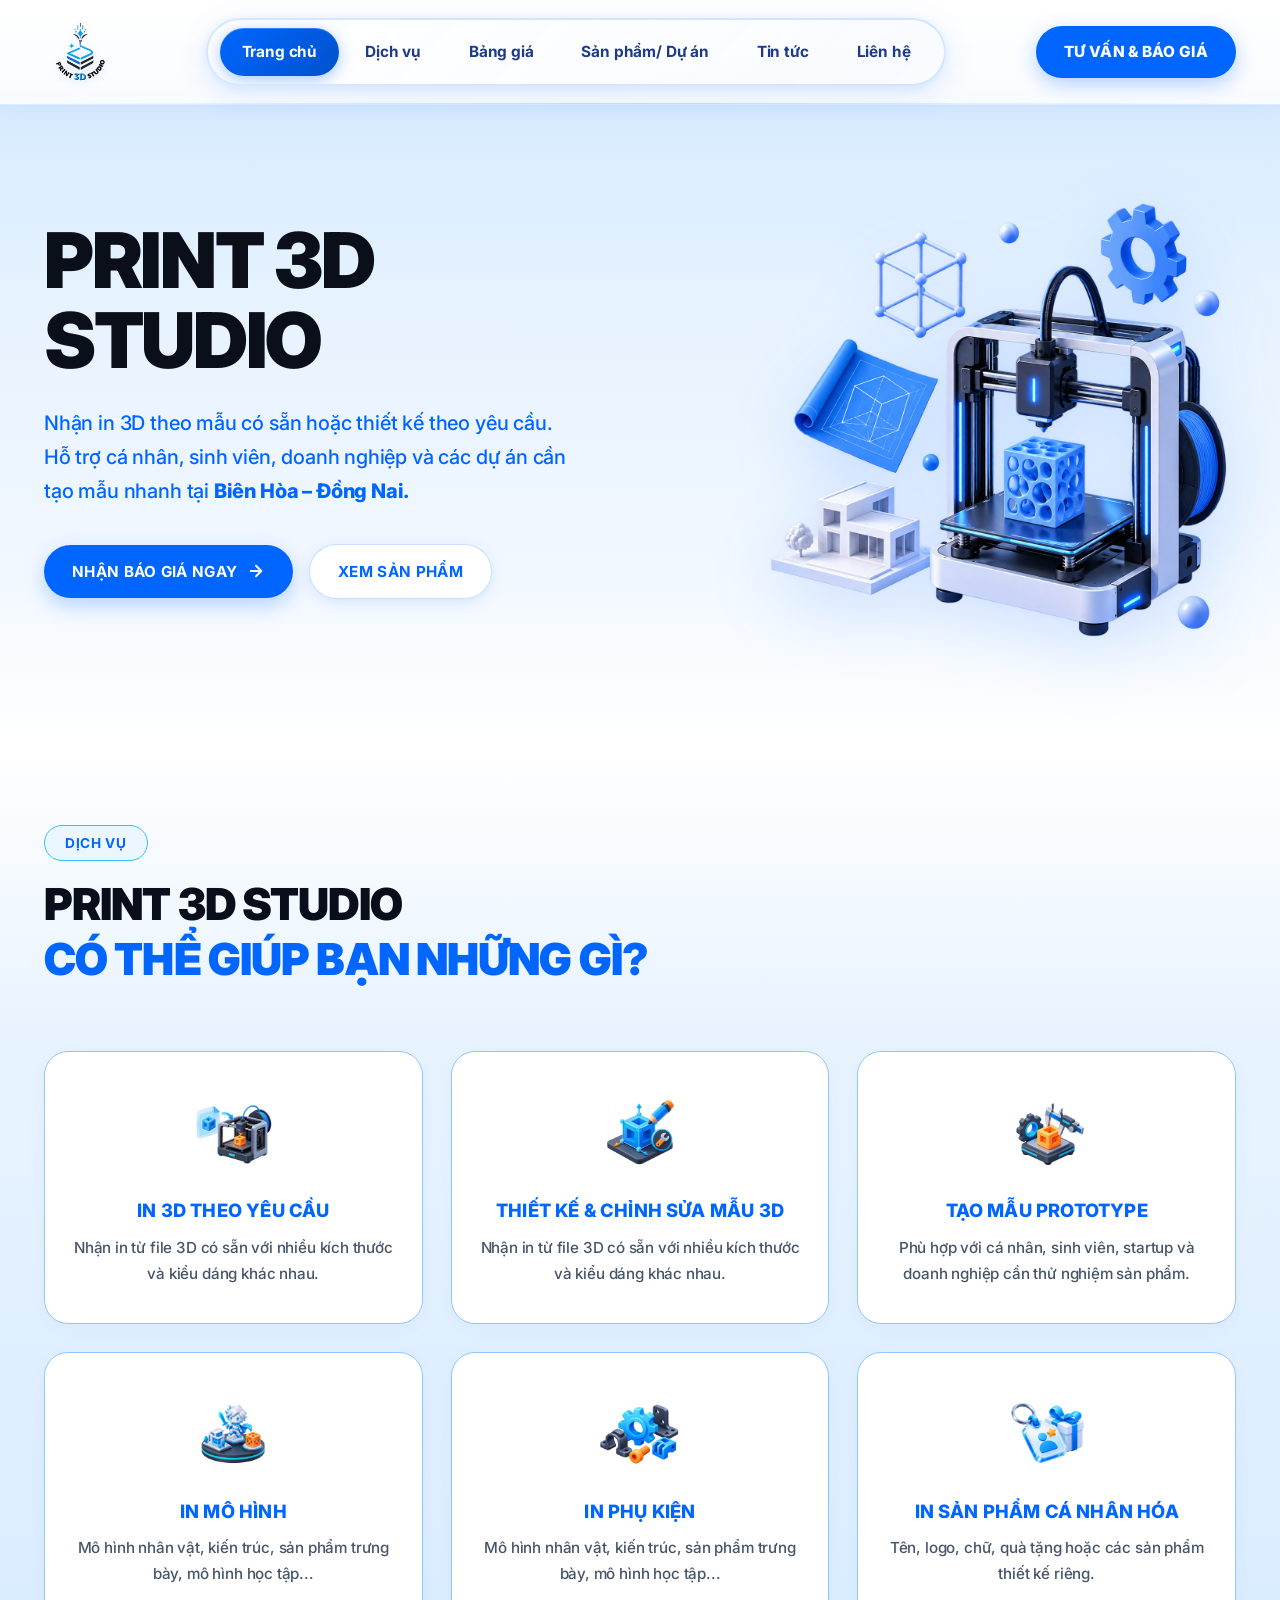
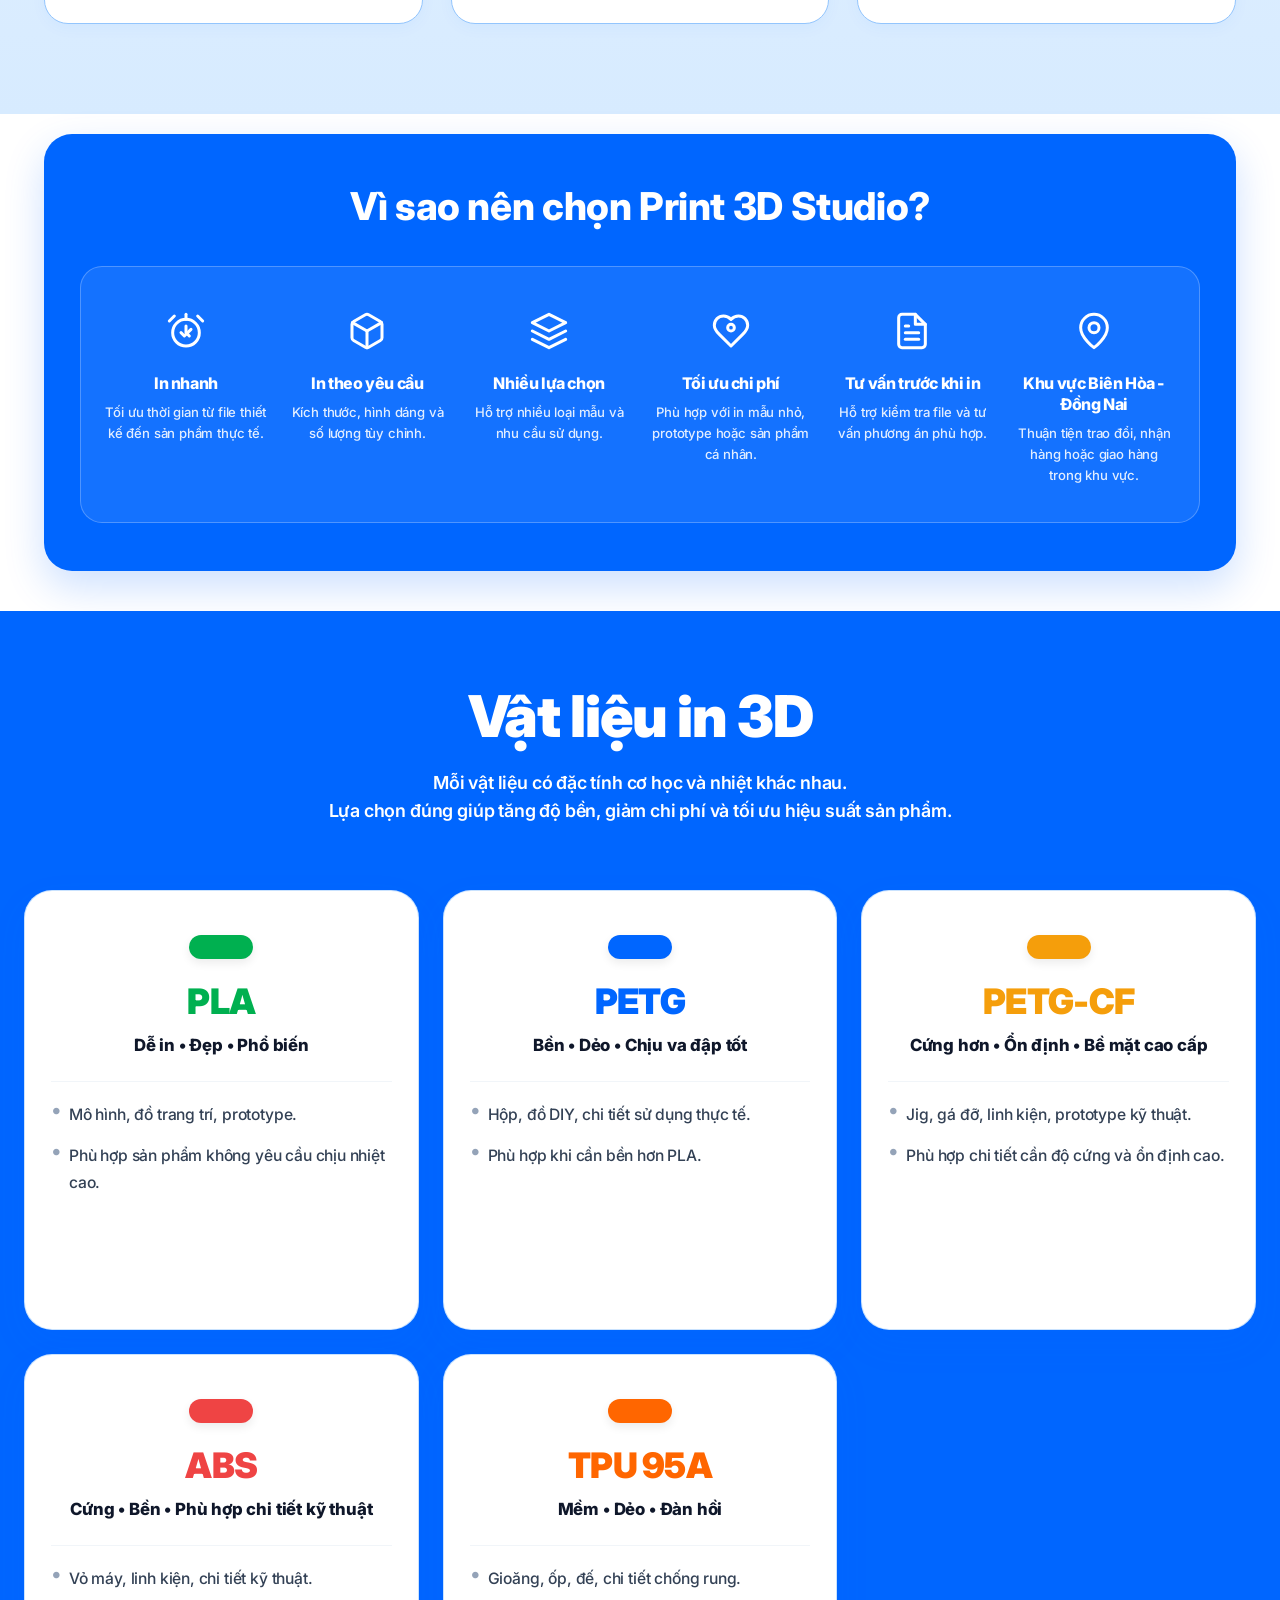
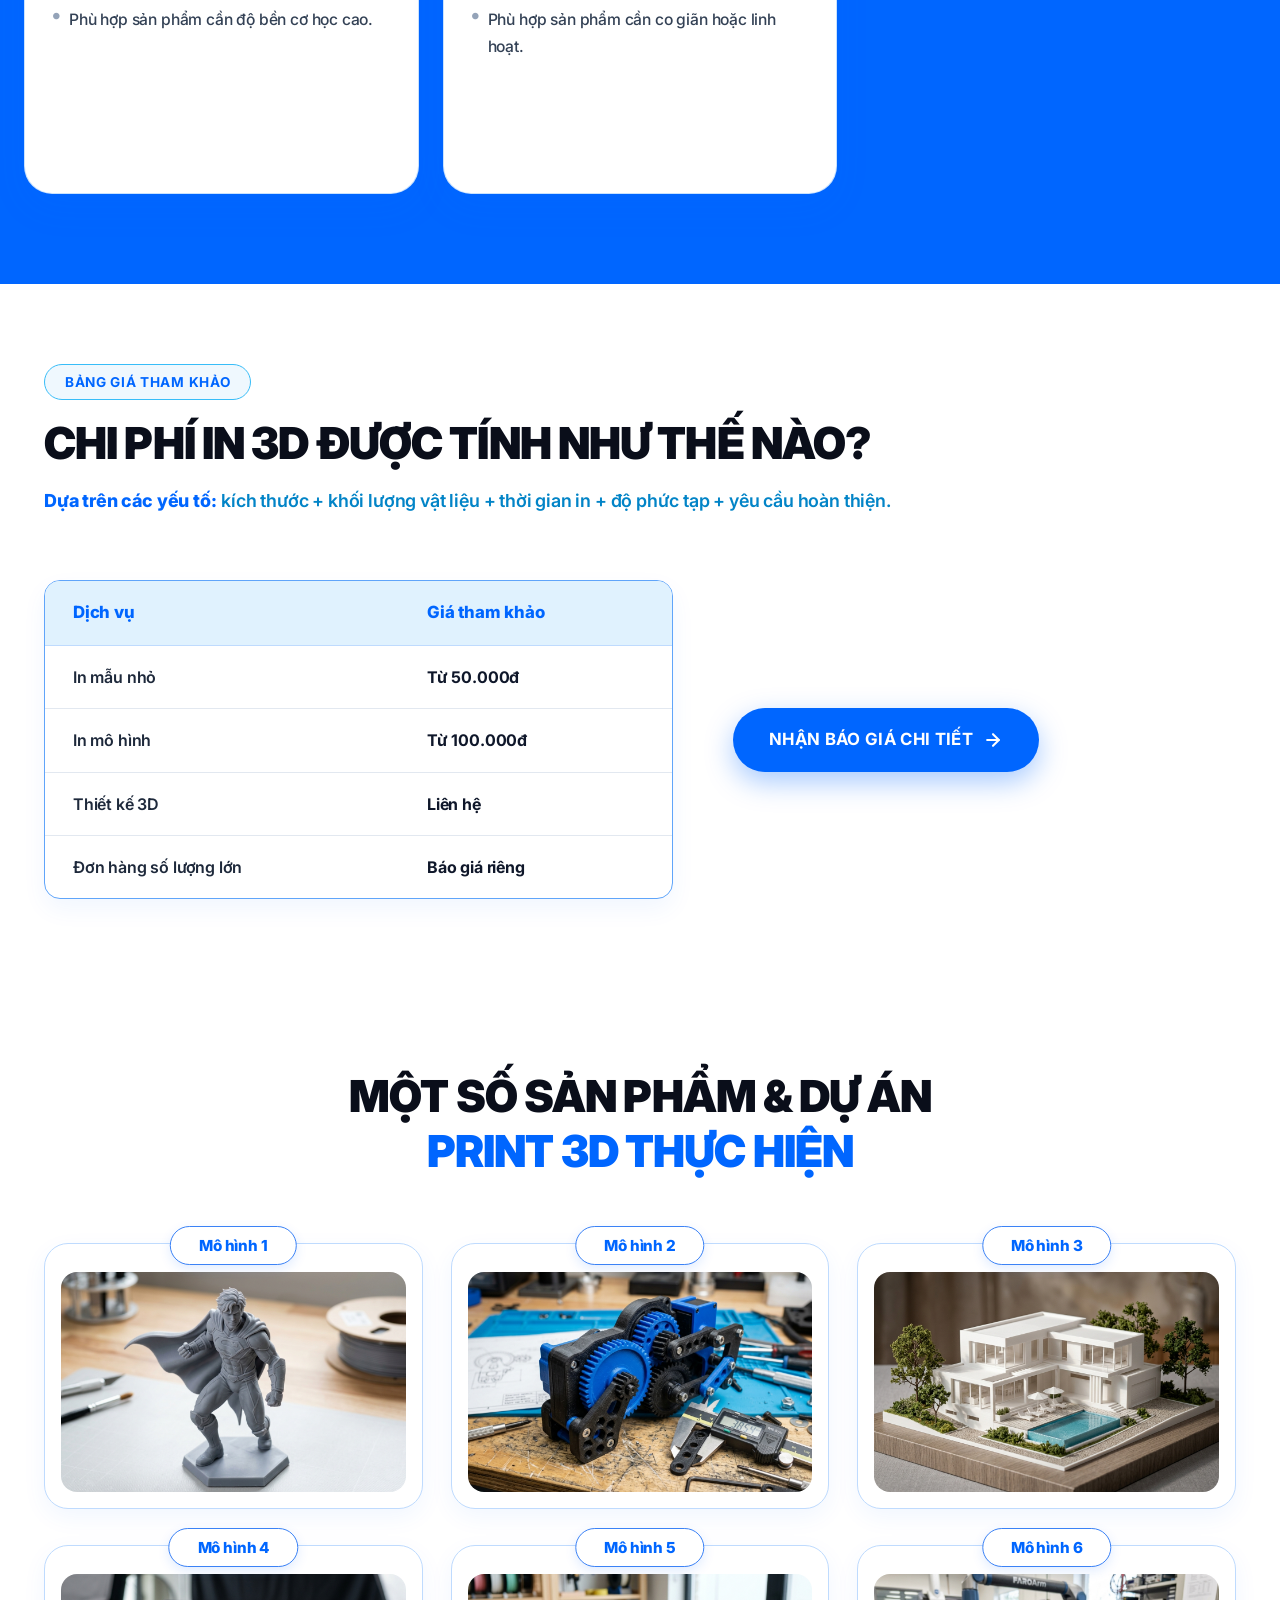
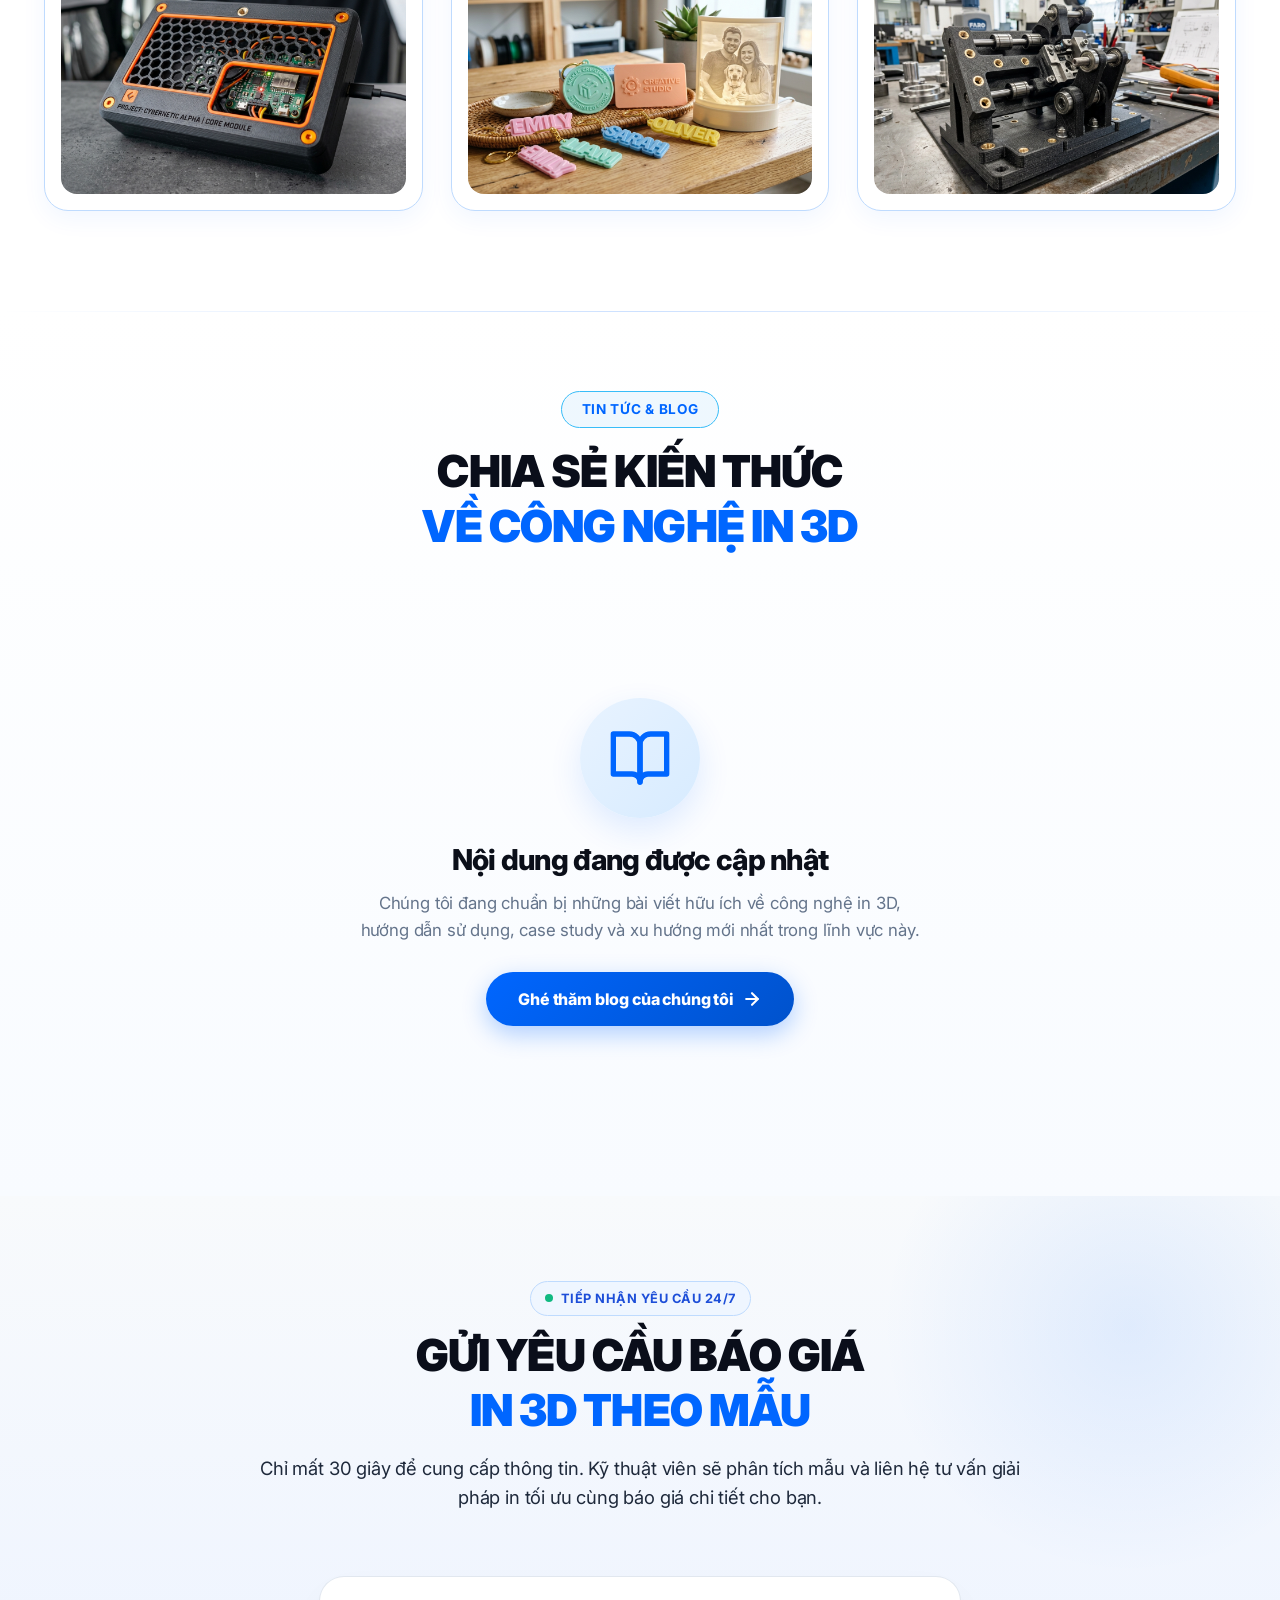
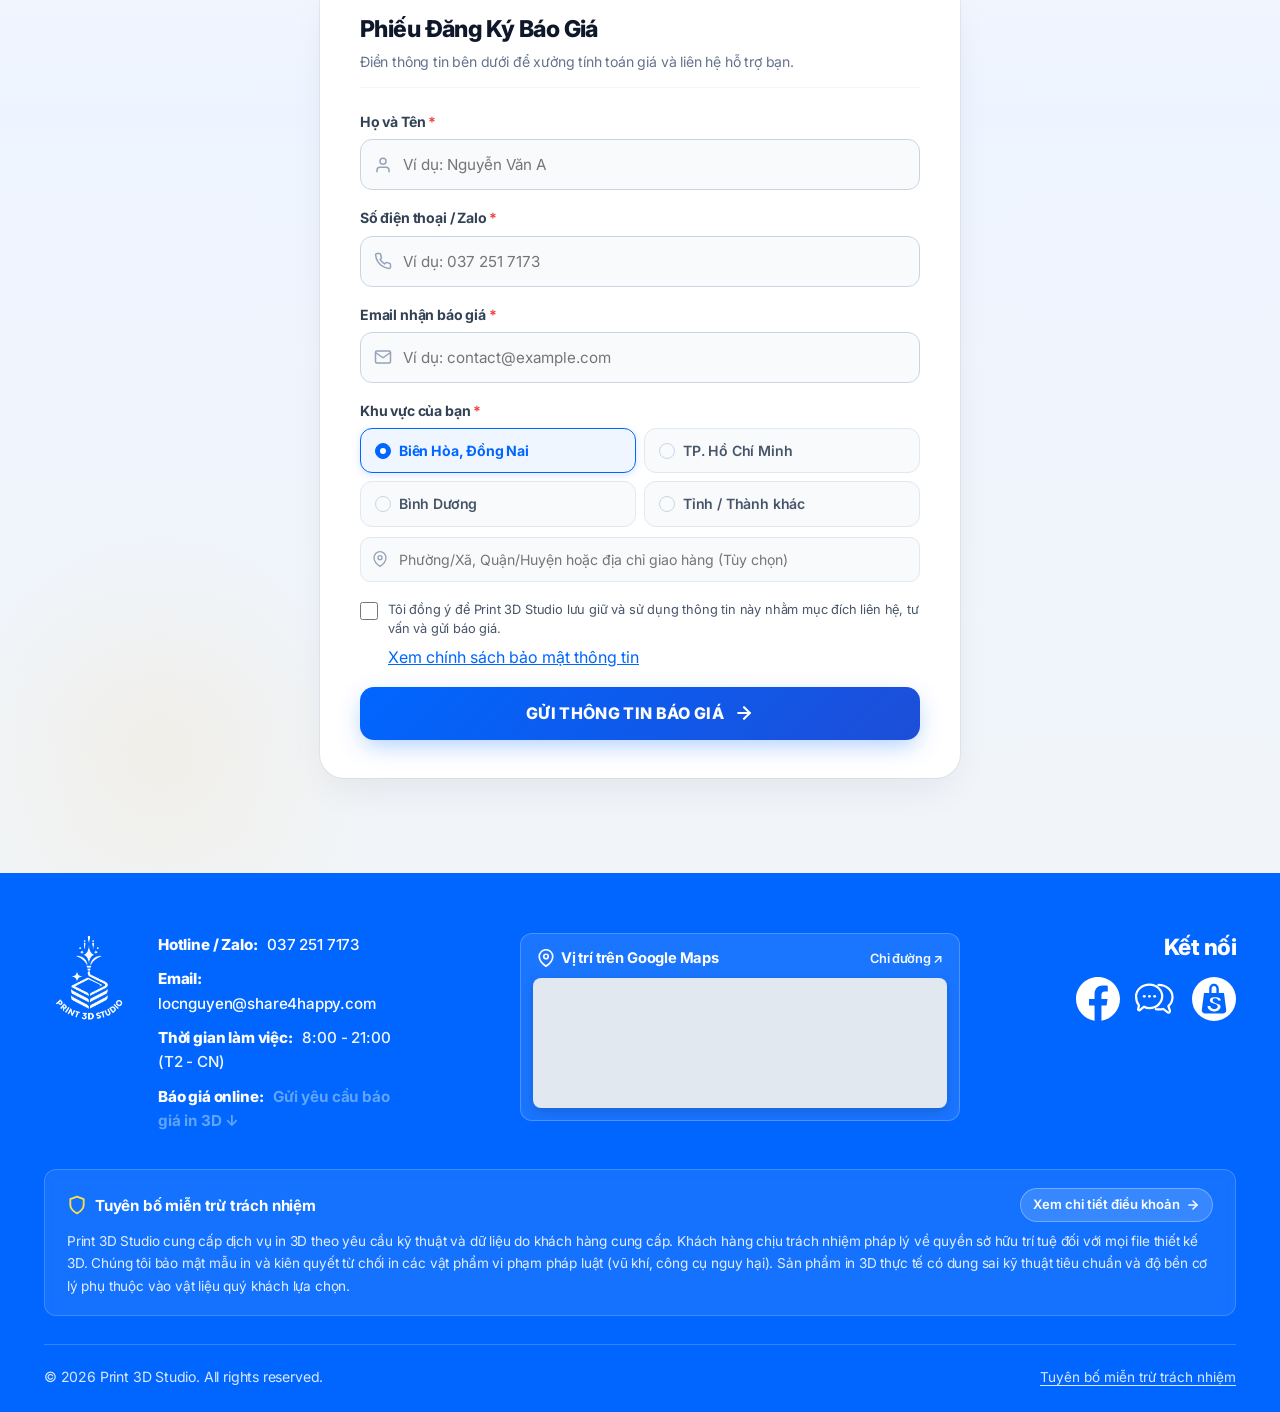
<file: index.html>
<!DOCTYPE html>
<html lang="vi">

<head>
  <meta charset="UTF-8">
  <meta name="viewport" content="width=device-width, initial-scale=1.0">
  <title>Print 3D Studio - Dịch Vụ In 3D & Tạo Mẫu Nhanh Tại Biên Hòa</title>
  <meta name="description"
    content="Print 3D Studio - Nhận in 3D theo mẫu có sẵn hoặc thiết kế theo yêu cầu. Hỗ trợ cá nhân, sinh viên, doanh nghiệp tại Biên Hòa - Đồng Nai.">

  <!-- Canonical URL -->
  <link rel="canonical" href="https://3dprintstudio.share4happy.com/">

  <!-- Open Graph / Facebook / Zalo -->
  <meta property="og:type" content="website">
  <meta property="og:site_name" content="Print 3D Studio">
  <meta property="og:url" content="https://3dprintstudio.share4happy.com/">
  <meta property="og:title" content="Print 3D Studio - Dịch Vụ In 3D & Tạo Mẫu Nhanh Tại Biên Hòa">
  <meta property="og:description"
    content="Nhận in 3D theo mẫu có sẵn hoặc thiết kế theo yêu cầu. Gia công nhanh, chính xác, uy tín tại Biên Hòa - Đồng Nai.">
  <meta property="og:image" content="https://3dprintstudio.share4happy.com/asset/images/hero.png">
  <meta property="og:locale" content="vi_VN">

  <!-- Twitter Card -->
  <meta name="twitter:card" content="summary_large_image">
  <meta name="twitter:title" content="Print 3D Studio - Dịch Vụ In 3D & Tạo Mẫu Nhanh Tại Biên Hòa">
  <meta name="twitter:description"
    content="Nhận in 3D theo mẫu có sẵn hoặc thiết kế theo yêu cầu. Gia công nhanh, chính xác, uy tín tại Biên Hòa - Đồng Nai.">
  <meta name="twitter:image" content="https://3dprintstudio.share4happy.com/asset/images/hero.png">

  <!-- Schema.org Structured Data -->
  <script type="application/ld+json">
  {
    "@context": "https://schema.org",
    "@type": "LocalBusiness",
    "name": "Print 3D Studio",
    "image": "https://3dprintstudio.share4happy.com/asset/images/logo-header.png",
    "url": "https://3dprintstudio.share4happy.com/",
    "telephone": "0372517173",
    "address": {
      "@type": "PostalAddress",
      "streetAddress": "10 Huỳnh Văn Nghệ",
      "addressLocality": "Biên Hòa",
      "addressRegion": "Đồng Nai",
      "addressCountry": "VN"
    },
    "description": "Dịch vụ in 3D FDM / SLA, quét 3D và thiết kế mô hình theo yêu cầu tại Biên Hòa - Đồng Nai.",
    "priceRange": "$$"
  }
  </script>

  <!-- Favicon -->
  <link rel="icon" type="image/png" href="./asset/images/logo-header.png">

  <!-- Main Stylesheet (Cache Busting) -->
  <link rel="stylesheet" href="./css/main.css?v=2.1">
</head>

<body>

  <!-- ==================== HEADER ==================== -->
  <header id="header" class="site-header" aria-label="Main Navigation">
    <div class="container header-container">
      <div class="header-inner">
        <!-- Logo -->
        <a href="#hero" class="header-logo" aria-label="Trang chủ Print 3D Studio">
          <img src="./asset/images/logo-header.png" alt="Print 3D Studio Logo" class="logo-img" width="56" height="56">
        </a>

        <!-- Navigation Pill -->
        <nav class="nav-pill" id="navbar">
          <ul class="nav-list">
            <li class="nav-item"><a href="#hero" class="nav-link is-active">Trang chủ</a></li>
            <li class="nav-item"><a href="#services" class="nav-link">Dịch vụ</a></li>
            <li class="nav-item"><a href="#pricing" class="nav-link">Bảng giá</a></li>
            <li class="nav-item"><a href="#gallery" class="nav-link">Sản phẩm/ Dự án</a></li>
            <li class="nav-item"><a href="#news" class="nav-link">Tin tức</a></li>
            <li class="nav-item"><a href="#footer" class="nav-link">Liên hệ</a></li>
          </ul>
        </nav>

        <!-- Header Action -->
        <div class="header-actions">
          <a href="#quote-form" class="btn btn-nav">
            Tư vấn &amp; Báo giá
          </a>

          <!-- Mobile Toggle Button -->
          <button type="button" class="mobile-toggle-btn" id="mobileMenuToggle" aria-label="Mở menu điều hướng">
            <span class="hamburger-bar"></span>
            <span class="hamburger-bar"></span>
            <span class="hamburger-bar"></span>
          </button>
        </div>
      </div>
    </div>

    <!-- Mobile Navigation Drawer -->
    <div class="mobile-drawer" id="mobileDrawer">
      <ul class="mobile-nav-list">
        <li><a href="#hero" class="mobile-nav-link">Trang chủ</a></li>
        <li><a href="#services" class="mobile-nav-link">Dịch vụ</a></li>
        <li><a href="#pricing" class="mobile-nav-link">Bảng giá</a></li>
        <li><a href="#gallery" class="mobile-nav-link">Sản phẩm/ Dự án</a></li>
        <li><a href="#news" class="mobile-nav-link">Tin tức</a></li>
        <li><a href="#footer" class="mobile-nav-link">Liên hệ</a></li>
      </ul>
      <div class="mobile-drawer-cta">
        <a href="#quote-form" class="btn btn-primary" style="width: 100%;">
          Tư vấn &amp; Báo giá
        </a>
      </div>
    </div>
  </header>

  <!-- ==================== MAIN CONTENT ==================== -->
  <main id="main-content">

    <!-- 1. HERO SECTION -->
    <section id="hero" class="section section-hero" aria-label="Hero Section">
      <div class="container hero-container">
        <div class="hero-grid">
          <!-- Left Content -->
          <div class="hero-content">
            <h1 class="hero-title">
              <span>PRINT 3D</span>
              <span>STUDIO</span>
            </h1>

            <p class="hero-description">
              Nhận in 3D theo mẫu có sẵn hoặc thiết kế theo yêu cầu.<br>
              Hỗ trợ cá nhân, sinh viên, doanh nghiệp và các dự án cần<br>
              tạo mẫu nhanh tại <strong class="location-highlight">Biên Hòa – Đồng Nai.</strong>
            </p>

            <div class="hero-actions">
              <a href="#quote-form" class="btn btn-primary">
                <span>NHẬN BÁO GIÁ NGAY</span>
                <svg class="btn-arrow-icon" width="18" height="18" viewBox="0 0 24 24" fill="none" stroke="currentColor"
                  stroke-width="2.5" stroke-linecap="round" stroke-linejoin="round">
                  <line x1="5" y1="12" x2="19" y2="12"></line>
                  <polyline points="12 5 19 12 12 19"></polyline>
                </svg>
              </a>

              <a href="#gallery" class="btn btn-secondary">
                XEM SẢN PHẨM
              </a>
            </div>
          </div>

          <!-- Right Visual: 3D Printer Illustration -->
          <div class="hero-visual">
            <div class="visual-wrapper">
              <img src="./asset/images/hero.png" alt="Máy in 3D công nghệ cao Print 3D Studio" class="hero-printer-img"
                width="560" height="560">
            </div>
          </div>
        </div>
      </div>
    </section>

    <!-- 2. SERVICES SECTION -->
    <section id="services" class="section section-services" aria-label="Dịch vụ Print 3D Studio">
      <div class="container services-container">
        <div class="section-header text-left">
          <span class="section-badge">DỊCH VỤ</span>
          <h2 class="section-title">
            <span>PRINT 3D STUDIO</span>
            <span class="text-blue">CÓ THỂ GIÚP BẠN NHỮNG GÌ?</span>
          </h2>
        </div>

        <div class="services-grid">
          <!-- Service Card 1 -->
          <div class="service-card">
            <div class="service-icon-box">
              <img src="./asset/icons/icon-1.png" alt="In 3D theo yêu cầu" class="service-icon-img" width="80"
                height="80">
            </div>
            <h3 class="service-card-title">IN 3D THEO YÊU CẦU</h3>
            <p class="service-card-desc">
              Nhận in từ file 3D có sẵn với nhiều kích thước và kiểu dáng khác nhau.
            </p>
          </div>

          <!-- Service Card 2: Thiết kế & Chỉnh sửa mẫu 3D -->
          <div class="service-card">
            <div class="service-icon-box">
              <img src="./asset/icons/icon-2.png" alt="Thiết kế & chỉnh sửa mẫu 3D" class="service-icon-img" width="80"
                height="80">
            </div>
            <h3 class="service-card-title">THIẾT KẾ &amp; CHỈNH SỬA MẪU 3D</h3>
            <p class="service-card-desc">
              Nhận in từ file 3D có sẵn với nhiều kích thước và kiểu dáng khác nhau.
            </p>
          </div>

          <!-- Service Card 3: Tạo mẫu Prototype -->
          <div class="service-card">
            <div class="service-icon-box">
              <img src="./asset/icons/icon-3.png" alt="Tạo mẫu Prototype" class="service-icon-img" width="80"
                height="80">
            </div>
            <h3 class="service-card-title">TẠO MẪU PROTOTYPE</h3>
            <p class="service-card-desc">
              Phù hợp với cá nhân, sinh viên, startup và doanh nghiệp cần thử nghiệm sản phẩm.
            </p>
          </div>

          <!-- Service Card 4: In mô hình -->
          <div class="service-card">
            <div class="service-icon-box">
              <img src="./asset/icons/icon-4.png" alt="In mô hình" class="service-icon-img" width="80" height="80">
            </div>
            <h3 class="service-card-title">IN MÔ HÌNH</h3>
            <p class="service-card-desc">
              Mô hình nhân vật, kiến trúc, sản phẩm trưng bày, mô hình học tập...
            </p>
          </div>

          <!-- Service Card 5: In phụ kiện -->
          <div class="service-card">
            <div class="service-icon-box">
              <img src="./asset/icons/icon-5.png" alt="In phụ kiện" class="service-icon-img" width="80" height="80">
            </div>
            <h3 class="service-card-title">IN PHỤ KIỆN</h3>
            <p class="service-card-desc">
              Mô hình nhân vật, kiến trúc, sản phẩm trưng bày, mô hình học tập...
            </p>
          </div>

          <!-- Service Card 6: In sản phẩm cá nhân hóa -->
          <div class="service-card">
            <div class="service-icon-box">
              <img src="./asset/icons/icon-6.png" alt="In sản phẩm cá nhân hóa" class="service-icon-img" width="80"
                height="80">
            </div>
            <h3 class="service-card-title">IN SẢN PHẨM CÁ NHÂN HÓA</h3>
            <p class="service-card-desc">
              Tên, logo, chữ, quà tặng hoặc các sản phẩm thiết kế riêng.
            </p>
          </div>
        </div>
      </div>
    </section>

    <!-- 3. WHY CHOOSE US SECTION -->
    <section id="why-us" class="section section-features" aria-label="Vì sao nên chọn Print 3D Studio">
      <div class="container features-container">
        <div class="why-us-banner">
          <h2 class="why-us-title">Vì sao nên chọn Print 3D Studio?</h2>

          <div class="why-us-card-wrapper">
            <div class="why-us-grid">
              <!-- Item 1 -->
              <div class="why-us-item">
                <div class="why-us-icon">
                  <svg width="40" height="40" viewBox="0 0 24 24" fill="none" stroke="#ffffff" stroke-width="1.8"
                    stroke-linecap="round" stroke-linejoin="round">
                    <circle cx="12" cy="13" r="8"></circle>
                    <path d="M12 9v4l2 2"></path>
                    <path d="M5 3L2 6"></path>
                    <path d="M22 6l-3-3"></path>
                    <path d="M12 2v3"></path>
                    <polyline points="9 13 11 15 15 11"></polyline>
                  </svg>
                </div>
                <h3 class="why-us-heading">In nhanh</h3>
                <p class="why-us-text">Tối ưu thời gian từ file thiết kế đến sản phẩm thực tế.</p>
              </div>

              <!-- Item 2 -->
              <div class="why-us-item">
                <div class="why-us-icon">
                  <svg width="40" height="40" viewBox="0 0 24 24" fill="none" stroke="#ffffff" stroke-width="1.8"
                    stroke-linecap="round" stroke-linejoin="round">
                    <path
                      d="M21 16V8a2 2 0 0 0-1-1.73l-7-4a2 2 0 0 0-2 0l-7 4A2 2 0 0 0 3 8v8a2 2 0 0 0 1 1.73l7 4a2 2 0 0 0 2 0l7-4A2 2 0 0 0 21 16z">
                    </path>
                    <polyline points="3.27 6.96 12 12.01 20.73 6.96"></polyline>
                    <line x1="12" y1="22.08" x2="12" y2="12"></line>
                  </svg>
                </div>
                <h3 class="why-us-heading">In theo yêu cầu</h3>
                <p class="why-us-text">Kích thước, hình dáng và số lượng tùy chỉnh.</p>
              </div>

              <!-- Item 3 -->
              <div class="why-us-item">
                <div class="why-us-icon">
                  <svg width="40" height="40" viewBox="0 0 24 24" fill="none" stroke="#ffffff" stroke-width="1.8"
                    stroke-linecap="round" stroke-linejoin="round">
                    <polygon points="12 2 2 7 12 12 22 7 12 2"></polygon>
                    <polyline points="2 17 12 22 22 17"></polyline>
                    <polyline points="2 12 12 17 22 12"></polyline>
                  </svg>
                </div>
                <h3 class="why-us-heading">Nhiều lựa chọn</h3>
                <p class="why-us-text">Hỗ trợ nhiều loại mẫu và nhu cầu sử dụng.</p>
              </div>

              <!-- Item 4 -->
              <div class="why-us-item">
                <div class="why-us-icon">
                  <svg width="40" height="40" viewBox="0 0 24 24" fill="none" stroke="#ffffff" stroke-width="1.8"
                    stroke-linecap="round" stroke-linejoin="round">
                    <path
                      d="M19 14c1.49-1.46 3-3.21 3-5.5A5.5 5.5 0 0 0 16.5 3c-1.76 0-3 .5-4.5 2-1.5-1.5-2.74-2-4.5-2A5.5 5.5 0 0 0 2 8.5c0 2.3 1.5 4.05 3 5.5l7 7Z">
                    </path>
                    <circle cx="12" cy="10" r="2"></circle>
                  </svg>
                </div>
                <h3 class="why-us-heading">Tối ưu chi phí</h3>
                <p class="why-us-text">Phù hợp với in mẫu nhỏ, prototype hoặc sản phẩm cá nhân.</p>
              </div>

              <!-- Item 5 -->
              <div class="why-us-item">
                <div class="why-us-icon">
                  <svg width="40" height="40" viewBox="0 0 24 24" fill="none" stroke="#ffffff" stroke-width="1.8"
                    stroke-linecap="round" stroke-linejoin="round">
                    <path d="M14 2H6a2 2 0 0 0-2 2v16a2 2 0 0 0 2 2h12a2 2 0 0 0 2-2V8z"></path>
                    <polyline points="14 2 14 8 20 8"></polyline>
                    <line x1="16" y1="13" x2="8" y2="13"></line>
                    <line x1="16" y1="17" x2="8" y2="17"></line>
                    <polyline points="10 9 9 9 8 9"></polyline>
                  </svg>
                </div>
                <h3 class="why-us-heading">Tư vấn trước khi in</h3>
                <p class="why-us-text">Hỗ trợ kiểm tra file và tư vấn phương án phù hợp.</p>
              </div>

              <!-- Item 6 -->
              <div class="why-us-item">
                <div class="why-us-icon">
                  <svg width="40" height="40" viewBox="0 0 24 24" fill="none" stroke="#ffffff" stroke-width="1.8"
                    stroke-linecap="round" stroke-linejoin="round">
                    <path d="M20 10c0 6-8 12-8 12s-8-6-8-12a8 8 0 0 1 16 0Z"></path>
                    <circle cx="12" cy="10" r="3"></circle>
                  </svg>
                </div>
                <h3 class="why-us-heading">Khu vực Biên Hòa - Đồng Nai</h3>
                <p class="why-us-text">Thuận tiện trao đổi, nhận hàng hoặc giao hàng trong khu vực.</p>
              </div>
            </div>
          </div>
        </div>
      </div>
    </section>

    <!-- 4. MATERIALS SECTION -->
    <section id="materials" class="section section-overview" aria-label="Vật liệu in 3D">
      <div class="container materials-container">
        <div class="section-header text-center">
          <h2 class="materials-main-title">Vật liệu in 3D</h2>
          <p class="materials-main-subtitle">
            Mỗi vật liệu có đặc tính cơ học và nhiệt khác nhau.<br>
            Lựa chọn đúng giúp tăng độ bền, giảm chi phí và tối ưu hiệu suất sản phẩm.
          </p>
        </div>

        <div class="materials-grid">
          <!-- Card 1: PLA -->
          <div class="material-card material-pla">
            <div class="material-pill-bar"></div>
            <h3 class="material-title">PLA</h3>
            <p class="material-tagline">Dễ in &bull; Đẹp &bull; Phổ biến</p>
            <ul class="material-bullet-list">
              <li>Mô hình, đồ trang trí, prototype.</li>
              <li>Phù hợp sản phẩm không yêu cầu chịu nhiệt cao.</li>
            </ul>
          </div>

          <!-- Card 2: PETG -->
          <div class="material-card material-petg">
            <div class="material-pill-bar"></div>
            <h3 class="material-title">PETG</h3>
            <p class="material-tagline">Bền &bull; Dẻo &bull; Chịu va đập tốt</p>
            <ul class="material-bullet-list">
              <li>Hộp, đồ DIY, chi tiết sử dụng thực tế.</li>
              <li>Phù hợp khi cần bền hơn PLA.</li>
            </ul>
          </div>

          <!-- Card 3: PETG-CF -->
          <div class="material-card material-petg-cf">
            <div class="material-pill-bar"></div>
            <h3 class="material-title">PETG-CF</h3>
            <p class="material-tagline">Cứng hơn &bull; Ổn định &bull; Bề mặt cao cấp</p>
            <ul class="material-bullet-list">
              <li>Jig, gá đỡ, linh kiện, prototype kỹ thuật.</li>
              <li>Phù hợp chi tiết cần độ cứng và ổn định cao.</li>
            </ul>
          </div>

          <!-- Card 4: ABS -->
          <div class="material-card material-abs">
            <div class="material-pill-bar"></div>
            <h3 class="material-title">ABS</h3>
            <p class="material-tagline">Cứng &bull; Bền &bull; Phù hợp chi tiết kỹ thuật</p>
            <ul class="material-bullet-list">
              <li>Vỏ máy, linh kiện, chi tiết kỹ thuật.</li>
              <li>Phù hợp sản phẩm cần độ bền cơ học cao.</li>
            </ul>
          </div>

          <!-- Card 5: TPU 95A -->
          <div class="material-card material-tpu">
            <div class="material-pill-bar"></div>
            <h3 class="material-title">TPU 95A</h3>
            <p class="material-tagline">Mềm &bull; Dẻo &bull; Đàn hồi</p>
            <ul class="material-bullet-list">
              <li>Gioăng, ốp, đế, chi tiết chống rung.</li>
              <li>Phù hợp sản phẩm cần co giãn hoặc linh hoạt.</li>
            </ul>
          </div>
        </div>
      </div>
    </section>

    <!-- 5. PRICING SECTION -->
    <section id="pricing" class="section section-pricing" aria-label="Bảng giá tham khảo">
      <div class="container pricing-container">
        <div class="section-header text-left">
          <span class="section-badge">BẢNG GIÁ THAM KHẢO</span>
          <h2 class="section-title">
            <span>CHI PHÍ IN 3D</span>
            <span>ĐƯỢC TÍNH NHƯ THẾ NÀO?</span>
          </h2>
          <p class="pricing-subtitle">
            <strong class="text-blue-bold">Dựa trên các yếu tố:</strong>
            <span class="text-blue-factors">kích thước + khối lượng vật liệu + thời gian in + độ phức tạp + yêu cầu hoàn
              thiện.</span>
          </p>
        </div>

        <div class="pricing-layout">
          <!-- Left Table -->
          <div class="pricing-table-wrapper">
            <table class="pricing-table">
              <thead>
                <tr>
                  <th>Dịch vụ</th>
                  <th>Giá tham khảo</th>
                </tr>
              </thead>
              <tbody>
                <tr>
                  <td>In mẫu nhỏ</td>
                  <td class="price-val">Từ 50.000đ</td>
                </tr>
                <tr>
                  <td>In mô hình</td>
                  <td class="price-val">Từ 100.000đ</td>
                </tr>
                <tr>
                  <td>Thiết kế 3D</td>
                  <td class="price-val">Liên hệ</td>
                </tr>
                <tr>
                  <td>Đơn hàng số lượng lớn</td>
                  <td class="price-val">Báo giá riêng</td>
                </tr>
              </tbody>
            </table>
          </div>

          <!-- Right Large CTA Button -->
          <div class="pricing-cta-box">
            <a href="#quote-form" class="btn btn-primary btn-cta-pricing">
              <span>NHẬN BÁO GIÁ CHI TIẾT</span>
              <svg width="20" height="20" viewBox="0 0 24 24" fill="none" stroke="currentColor" stroke-width="2.5"
                stroke-linecap="round" stroke-linejoin="round">
                <line x1="5" y1="12" x2="19" y2="12"></line>
                <polyline points="12 5 19 12 12 19"></polyline>
              </svg>
            </a>
          </div>
        </div>
      </div>
    </section>

    <!-- 6. GALLERY SECTION -->
    <section id="gallery" class="section section-gallery" aria-label="Sản phẩm và dự án thực hiện">
      <div class="container gallery-container">
        <div class="section-header text-center">
          <h2 class="section-title">
            <span>MỘT SỐ SẢN PHẨM &amp; DỰ ÁN</span>
            <span class="text-blue">PRINT 3D THỰC HIỆN</span>
          </h2>
        </div>

        <div class="gallery-grid">
          <!-- Item 1 -->
          <div class="gallery-card">
            <div class="gallery-badge">Mô hình 1</div>
            <div class="gallery-thumb-box">
              <img src="./asset/images/gallery-figure.jpg" alt="Mô hình nhân vật 3D" class="gallery-img" loading="lazy">
            </div>
          </div>

          <!-- Item 2 -->
          <div class="gallery-card">
            <div class="gallery-badge">Mô hình 2</div>
            <div class="gallery-thumb-box">
              <img src="./asset/images/gallery-mechanic.jpg" alt="Chi tiết cơ khí và bánh răng kỹ thuật"
                class="gallery-img" loading="lazy">
            </div>
          </div>

          <!-- Item 3 -->
          <div class="gallery-card">
            <div class="gallery-badge">Mô hình 3</div>
            <div class="gallery-thumb-box">
              <img src="./asset/images/gallery-architecture.jpg" alt="Mô hình kiến trúc biệt thự thu nhỏ"
                class="gallery-img" loading="lazy">
            </div>
          </div>

          <!-- Item 4 -->
          <div class="gallery-card">
            <div class="gallery-badge">Mô hình 4</div>
            <div class="gallery-thumb-box">
              <img src="./asset/images/gallery-enclosure.jpg" alt="Vỏ hộp thiết bị điện tử custom" class="gallery-img"
                loading="lazy">
            </div>
          </div>

          <!-- Item 5 -->
          <div class="gallery-card">
            <div class="gallery-badge">Mô hình 5</div>
            <div class="gallery-thumb-box">
              <img src="./asset/images/gallery-custom-gift.jpg" alt="Móc khóa và quà tặng cá nhân hóa"
                class="gallery-img" loading="lazy">
            </div>
          </div>

          <!-- Item 6 -->
          <div class="gallery-card">
            <div class="gallery-badge">Mô hình 6</div>
            <div class="gallery-thumb-box">
              <img src="./asset/images/gallery-prototype-jig.jpg" alt="Đồ gá Jig và prototype kỹ thuật công nghiệp"
                class="gallery-img" loading="lazy">
            </div>
          </div>
        </div>
      </div>
    </section>

    <!-- 7. NEWS SECTION (TIN TỨC) -->
    <section id="news" class="section section-news" aria-label="Tin tức và blog">
      <div class="container news-container">
        <div class="section-header text-center">
          <span class="section-badge">TIN TỨC & BLOG</span>
          <h2 class="section-title">
            <span>CHIA SẺ KIẾN THỨC</span>
            <span class="text-blue">VỀ CÔNG NGHỆ IN 3D</span>
          </h2>
        </div>

        <!-- Empty State (Hiển thị khi chưa có tin tức) -->
        <div class="news-empty-state">
          <div class="news-empty-icon">
            <svg viewBox="0 0 24 24" fill="none" stroke="currentColor" stroke-width="2" stroke-linecap="round"
              stroke-linejoin="round">
              <path d="M2 3h6a4 4 0 0 1 4 4v14a3 3 0 0 0-3-3H2z"></path>
              <path d="M22 3h-6a4 4 0 0 0-4 4v14a3 3 0 0 1 3-3h7z"></path>
            </svg>
          </div>
          <h3 class="news-empty-title">Nội dung đang được cập nhật</h3>
          <p class="news-empty-text">
            Chúng tôi đang chuẩn bị những bài viết hữu ích về công nghệ in 3D, <br>
            hướng dẫn sử dụng, case study và xu hướng mới nhất trong lĩnh vực này.
          </p>
          <a href="https://share4happy.com/" target="_blank" rel="noopener noreferrer" class="news-empty-cta">
            <span>Ghé thăm blog của chúng tôi</span>
            <svg viewBox="0 0 24 24" fill="none" stroke="currentColor" stroke-width="2.5" stroke-linecap="round"
              stroke-linejoin="round">
              <line x1="5" y1="12" x2="19" y2="12"></line>
              <polyline points="12 5 19 12 12 19"></polyline>
            </svg>
          </a>
        </div>

        <!-- News Carousel (Sẽ hiển thị khi có tin tức, hiện tại ẩn) -->
        <div class="news-carousel" style="display: none;">
          <div class="news-carousel-viewport">
            <div class="news-carousel-track">
              <!-- News cards sẽ được JS render vào đây -->
            </div>
          </div>

          <!-- Carousel Navigation Arrows -->
          <button class="news-carousel-btn news-carousel-prev" aria-label="Tin trước" disabled>
            <svg viewBox="0 0 24 24" fill="none" stroke="currentColor" stroke-width="2.5" stroke-linecap="round" stroke-linejoin="round">
              <polyline points="15 18 9 12 15 6"></polyline>
            </svg>
          </button>
          <button class="news-carousel-btn news-carousel-next" aria-label="Tin tiếp theo">
            <svg viewBox="0 0 24 24" fill="none" stroke="currentColor" stroke-width="2.5" stroke-linecap="round" stroke-linejoin="round">
              <polyline points="9 6 15 12 9 18"></polyline>
            </svg>
          </button>

          <!-- Carousel Dots -->
          <div class="news-carousel-dots"></div>
        </div>

        <!-- CTA để xem thêm tin tức (Hiển thị khi có tin tức) -->
        <div class="news-cta-wrapper" style="display: none;">
          <a href="https://share4happy.com/" target="_blank" rel="noopener noreferrer" class="btn-news-more">
            <span>Xem tất cả tin tức</span>
            <svg viewBox="0 0 24 24" fill="none" stroke="currentColor" stroke-width="2.5" stroke-linecap="round"
              stroke-linejoin="round">
              <line x1="5" y1="12" x2="19" y2="12"></line>
              <polyline points="12 5 19 12 12 19"></polyline>
            </svg>
          </a>
        </div>
      </div>
    </section>

    <!-- 8. QUOTE REQUEST & CONTACT FORM SECTION -->
    <section id="quote-form" class="section section-quote-form" aria-label="Nhận báo giá và tư vấn in 3D">
      <div class="container quote-form-container">
        <div class="section-header text-center">
          <div class="online-badge">
            <span class="pulse-dot"></span>
            <span>TIẾP NHẬN YÊU CẦU 24/7</span>
          </div>
          <h2 class="section-title">
            <span>GỬI YÊU CẦU BÁO GIÁ</span>
            <span class="text-blue">IN 3D THEO MẪU</span>
          </h2>
          <p class="section-subtitle">
            Chỉ mất 30 giây để cung cấp thông tin. Kỹ thuật viên sẽ phân tích mẫu và liên hệ tư vấn giải pháp in tối ưu cùng báo giá chi tiết cho bạn.
          </p>
        </div>

        <div class="quote-form-centered">
          <!-- Form Card / Submitted State -->
          <div class="quote-form-col">
            <div class="quote-form-card" id="quoteFormWrapper">
              
              <!-- STATE 1: FORM CHƯA ĐIỀN -->
              <form class="interactive-quote-form" id="leadCaptureForm" novalidate>
                <div class="form-card-header">
                  <h3 class="form-card-title">Phiếu Đăng Ký Báo Giá</h3>
                  <p class="form-card-desc">Điền thông tin bên dưới để xưởng tính toán giá và liên hệ hỗ trợ bạn.</p>
                </div>

                <!-- 1. Họ và tên (Bắt buộc) -->
                <div class="form-group">
                  <label for="leadFullName" class="form-label">
                    Họ và Tên <span class="required-mark">*</span>
                  </label>
                  <div class="input-with-icon">
                    <svg class="input-icon" width="18" height="18" viewBox="0 0 24 24" fill="none" stroke="currentColor" stroke-width="2" stroke-linecap="round" stroke-linejoin="round">
                      <path d="M20 21v-2a4 4 0 0 0-4-4H8a4 4 0 0 0-4 4v2"></path>
                      <circle cx="12" cy="7" r="4"></circle>
                    </svg>
                    <input type="text" id="leadFullName" name="fullName" class="form-input" placeholder="Ví dụ: Nguyễn Văn A" maxlength="60" autocomplete="name" required>
                  </div>
                  <span class="field-error-msg" id="error-leadFullName">Vui lòng nhập họ và tên của bạn</span>
                </div>

                <!-- 2. Số điện thoại (Bắt buộc) -->
                <div class="form-group">
                  <label for="leadPhone" class="form-label">
                    Số điện thoại / Zalo <span class="required-mark">*</span>
                  </label>
                  <div class="input-with-icon">
                    <svg class="input-icon" width="18" height="18" viewBox="0 0 24 24" fill="none" stroke="currentColor" stroke-width="2" stroke-linecap="round" stroke-linejoin="round">
                      <path d="M22 16.92v3a2 2 0 0 1-2.18 2 19.79 19.79 0 0 1-8.63-3.07 19.5 19.5 0 0 1-6-6 19.79 19.79 0 0 1-3.07-8.67A2 2 0 0 1 4.11 2h3a2 2 0 0 1 2 1.72 12.84 12.84 0 0 0 .7 2.81 2 2 0 0 1-.45 2.11L8.09 9.91a16 16 0 0 0 6 6l1.27-1.27a2 2 0 0 1 2.11-.45 12.84 12.84 0 0 0 2.81.7A2 2 0 0 1 22 16.92z"></path>
                    </svg>
                    <input type="tel" id="leadPhone" name="phone" class="form-input" placeholder="Ví dụ: 037 251 7173" maxlength="20" autocomplete="tel" required>
                  </div>
                  <span class="field-error-msg" id="error-leadPhone">Vui lòng nhập số điện thoại hợp lệ (10 số)</span>
                </div>

                <!-- 3. Email (Bắt buộc) -->
                <div class="form-group">
                  <label for="leadEmail" class="form-label">
                    Email nhận báo giá <span class="required-mark">*</span>
                  </label>
                  <div class="input-with-icon">
                    <svg class="input-icon" width="18" height="18" viewBox="0 0 24 24" fill="none" stroke="currentColor" stroke-width="2" stroke-linecap="round" stroke-linejoin="round">
                      <path d="M4 4h16c1.1 0 2 .9 2 2v12c0 1.1-.9 2-2 2H4c-1.1 0-2-.9-2-2V6c0-1.1.9-2 2-2z"></path>
                      <polyline points="22,6 12,13 2,6"></polyline>
                    </svg>
                    <input type="email" id="leadEmail" name="email" class="form-input" placeholder="Ví dụ: contact@example.com" maxlength="100" autocomplete="email" required>
                  </div>
                  <span class="field-error-msg" id="error-leadEmail">Vui lòng nhập địa chỉ email hợp lệ</span>
                </div>

                <!-- 4. KHU VỰC CỦA BẠN (REDESIGNED WITH QUICK PILLS & ADDRESS DETAIL) -->
                <div class="form-group">
                  <label class="form-label">
                    Khu vực của bạn <span class="required-mark">*</span>
                  </label>
                  <div class="region-selection-wrapper">
                    <!-- Hidden input storing selected region name -->
                    <input type="hidden" id="leadRegion" name="region" value="Biên Hòa, Đồng Nai">

                    <!-- Pills Grid -->
                    <div class="region-pills-row" id="regionPillsContainer">
                      <div class="region-pill is-active" data-region="Biên Hòa, Đồng Nai">
                        <span class="region-pill-radio"></span>
                        <span>Biên Hòa, Đồng Nai</span>
                      </div>
                      <div class="region-pill" data-region="TP. Hồ Chí Minh">
                        <span class="region-pill-radio"></span>
                        <span>TP. Hồ Chí Minh</span>
                      </div>
                      <div class="region-pill" data-region="Bình Dương">
                        <span class="region-pill-radio"></span>
                        <span>Bình Dương</span>
                      </div>
                      <div class="region-pill" data-region="Tỉnh / Thành khác">
                        <span class="region-pill-radio"></span>
                        <span>Tỉnh / Thành khác</span>
                      </div>
                    </div>

                    <!-- Detailed Address input -->
                    <div class="region-address-input-wrap">
                      <svg class="region-address-icon" width="16" height="16" viewBox="0 0 24 24" fill="none" stroke="currentColor" stroke-width="2" stroke-linecap="round" stroke-linejoin="round">
                        <path d="M21 10c0 7-9 13-9 13s-9-6-9-13a9 9 0 0 1 18 0z"></path>
                        <circle cx="12" cy="10" r="3"></circle>
                      </svg>
                      <input type="text" id="leadAddress" name="address" class="region-address-input" placeholder="Phường/Xã, Quận/Huyện hoặc địa chỉ giao hàng (Tùy chọn)" maxlength="200" autocomplete="street-address">
                    </div>
                  </div>
                </div>

                <!-- Chống spam: honeypot (người dùng thật không thấy, bot tự động điền) -->
                <div class="hp-field" aria-hidden="true">
                  <label for="leadWebsite">Website</label>
                  <input type="text" id="leadWebsite" name="website" tabindex="-1" autocomplete="off">
                </div>

                <!-- Đồng ý xử lý dữ liệu cá nhân -->
                <div class="form-group consent-group">
                  <label class="consent-check" for="leadConsent">
                    <input type="checkbox" id="leadConsent" name="consent" value="yes">
                    <span class="consent-check-text">
                      Tôi đồng ý để Print 3D Studio lưu giữ và sử dụng thông tin này nhằm mục đích liên hệ, tư vấn và gửi báo giá.
                    </span>
                  </label>
                  <p class="consent-policy">
                    <button type="button" class="consent-link open-modal-btn" data-target="disclaimer-modal">Xem chính sách bảo mật thông tin</button>
                  </p>
                  <span class="field-error-msg" id="error-leadConsent">Vui lòng xác nhận đồng ý để tiếp tục</span>
                </div>

                <!-- Submit Button -->
                <button type="button" class="btn btn-primary btn-submit-lead" id="submitLeadBtn">
                  <span>GỬI THÔNG TIN BÁO GIÁ</span>
                  <svg width="20" height="20" viewBox="0 0 24 24" fill="none" stroke="currentColor" stroke-width="2.5" stroke-linecap="round" stroke-linejoin="round">
                    <line x1="5" y1="12" x2="19" y2="12"></line>
                    <polyline points="12 5 19 12 12 19"></polyline>
                  </svg>
                </button>

                <div class="form-submit-error" id="leadSubmitError" role="alert" style="display: none;">
                  <p>
                    Chưa gửi được thông tin. Vui lòng kiểm tra kết nối mạng rồi bấm lại nút gửi, hoặc nhắn tin trực tiếp cho xưởng qua Facebook / Zalo 037 251 7173.
                  </p>
                </div>

              </form>

              <!-- STATE 2: ĐÃ ĐIỀN THÀNH CÔNG (RECEIPT CARD) -->
              <div class="quote-submitted-card" id="leadSubmittedState" style="display: none;">
                <div class="submitted-badge-icon">
                  <svg width="34" height="34" viewBox="0 0 24 24" fill="none" stroke="#fff" stroke-width="3" stroke-linecap="round" stroke-linejoin="round">
                    <polyline points="20 6 9 17 4 12"></polyline>
                  </svg>
                </div>
                <h3 class="submitted-title">Thông Tin Đã Được Lưu Trữ!</h3>
                <p class="submitted-greeting" id="submittedGreeting">
                  Cảm ơn bạn <strong id="savedLeadName">...</strong> đã cung cấp thông tin, thông tin của bạn đã được ghi nhận vào hệ thống.
                </p>

                <!-- Box tóm tắt thông tin đã lưu -->
                <div class="saved-info-box">
                  <div class="saved-info-row">
                    <span class="info-label">Họ và Tên:</span>
                    <span class="info-val" id="savedValName">-</span>
                  </div>
                  <div class="saved-info-row">
                    <span class="info-label">Số điện thoại:</span>
                    <span class="info-val" id="savedValPhone">-</span>
                  </div>
                  <div class="saved-info-row">
                    <span class="info-label">Email:</span>
                    <span class="info-val" id="savedValEmail">-</span>
                  </div>
                  <div class="saved-info-row">
                    <span class="info-label">Khu vực:</span>
                    <span class="info-val" id="savedValRegion">-</span>
                  </div>
                </div>

                <p class="saved-privacy-note" id="savedPrivacyNote">
                  Vì lý do bảo mật, trình duyệt của bạn chỉ ghi nhớ rằng yêu cầu đã được gửi — không lưu số điện thoại, email hay địa chỉ trên máy.
                </p>

                <p class="submitted-cta-note">
                  Bạn không cần phải nhập lại thông tin. Hãy nhấn nút bên dưới để mở Facebook trao đổi trực tiếp hoặc gửi file 3D cho kỹ thuật viên:
                </p>

                <!-- Primary Action: Mở Facebook -->
                <a href="https://www.facebook.com/share/19TBLiMFEG/?mibextid=wwXIfr" target="_blank" rel="noopener noreferrer" class="btn btn-primary btn-fb-redirect" id="openFbActionBtn">
                  <svg width="22" height="22" viewBox="0 0 24 24" fill="currentColor">
                    <path d="M24 12.073c0-6.627-5.373-12-12-12s-12 5.373-12 12c0 5.99 4.388 10.954 10.125 11.854v-8.385H7.078v-3.47h3.047V9.43c0-3.007 1.792-4.669 4.533-4.669 1.312 0 2.686.235 2.686.235v2.953H15.83c-1.491 0-1.956.925-1.956 1.874v2.25h3.328l-.532 3.47h-2.796v8.385C19.612 23.027 24 18.062 24 12.073z"/>
                  </svg>
                  <span>NHẮN TIN FACEBOOK VỚI XƯỞNG NGAY</span>
                </a>

                <!-- Secondary Action: Đổi thông tin / Nhập mẫu mới -->
                <button type="button" class="btn-reset-lead" id="btnResetLead">
                  <span>Gửi yêu cầu mới / Nhập lại thông tin</span>
                </button>
              </div>

            </div>
          </div>
        </div>
      </div>
    </section>
  </main>

  <!-- ==================== FOOTER ==================== -->
  <footer id="footer" class="site-footer" aria-label="Footer Print 3D Studio">
    <div class="container footer-container">
      <div class="footer-main">
        <!-- Left: Logo & Contact Info -->
        <div class="footer-brand-info">
          <a href="#hero" class="footer-logo-link" aria-label="Trang chủ Print 3D Studio">
            <img src="./asset/images/logo-footer.png" alt="Print 3D Studio White Logo" class="footer-logo-img"
              width="90" height="90">
          </a>

          <div class="footer-contact-details">
            <p class="contact-line">
              <strong class="contact-label">Hotline / Zalo:</strong>
              <a href="tel:0372517173" class="contact-value contact-link">037 251 7173</a>
            </p>
            <p class="contact-line">
              <strong class="contact-label">Email:</strong>
              <a href="mailto:locnguyen@share4happy.com"
                class="contact-value contact-link">locnguyen@share4happy.com</a>
            </p>
            <p class="contact-line">
              <strong class="contact-label">Thời gian làm việc:</strong>
              <span class="contact-value">8:00 - 21:00 (T2 - CN)</span>
            </p>
            <p class="contact-line">
              <strong class="contact-label">Báo giá online:</strong>
              <a href="#quote-form" class="contact-value contact-link" style="color: #60a5fa; font-weight: 700;">
                Gửi yêu cầu báo giá in 3D &darr;
              </a>
            </p>
          </div>
        </div>

        <!-- Middle: Google Maps Location -->
        <div class="footer-map-col">
          <div class="footer-map-card">
            <div class="footer-map-header">
              <span class="footer-map-title">
                <svg width="18" height="18" viewBox="0 0 24 24" fill="none" stroke="currentColor" stroke-width="2.2" stroke-linecap="round" stroke-linejoin="round">
                  <path d="M21 10c0 7-9 13-9 13s-9-6-9-13a9 9 0 0 1 18 0z"></path>
                  <circle cx="12" cy="10" r="3"></circle>
                </svg>
                <span>Vị trí trên Google Maps</span>
              </span>
              <a href="https://maps.google.com/?q=Số+10,+Huỳnh+Văn+Nghệ,+Biên+Hòa,+Đồng+Nai" target="_blank" rel="noopener noreferrer" class="footer-map-link" title="Xem trên Google Maps">
                <span>Chỉ đường &nearr;</span>
              </a>
            </div>
            <div class="footer-map-iframe-wrapper">
              <iframe
                src="https://maps.google.com/maps?q=10+Hu%E1%BB%B3nh+V%C4%83n+Ngh%E1%BB%87%2C+Bi%C3%AAn+H%C3%B2a%2C+%C4%90%E1%BB%93ng+Nai&t=&z=15&ie=UTF8&iwloc=&output=embed"
                width="100%"
                height="130"
                style="border:0;"
                allowfullscreen=""
                loading="lazy"
                referrerpolicy="no-referrer-when-downgrade"
                title="Bản đồ Google Maps Print 3D Studio">
              </iframe>
            </div>
          </div>
        </div>

        <!-- Right: Social Connections -->
        <div class="footer-social-section">
          <h3 class="social-title">Kết nối</h3>
          <div class="social-icons-row">
            <!-- Facebook -->
            <a href="https://www.facebook.com/share/19TBLiMFEG/?mibextid=wwXIfr" target="_blank" rel="noopener noreferrer" class="social-icon-btn"
              aria-label="Facebook">
              <img src="./asset/icons/facebook.svg" alt="Facebook" width="44" height="44">
            </a>

            <!-- Chat / Zalo / Messenger -->
            <a href="https://zalo.me/0372517173" target="_blank" rel="noopener noreferrer" class="social-icon-btn"
              aria-label="Nhắn tin Zalo">
              <img src="./asset/icons/chat.svg" alt="Nhắn tin" width="44" height="44">
            </a>

            <!-- Shopee -->
            <a href="https://shopee.vn/locprri" target="_blank" rel="noopener noreferrer" class="social-icon-btn"
              aria-label="Shopee Store">
              <img src="./asset/icons/shopee.svg" alt="Shopee" width="44" height="44">
            </a>
          </div>
        </div>
      </div>

      <!-- Tuyên bố miễn trừ trách nhiệm (Disclaimer Box) -->
      <div class="footer-disclaimer-box" id="disclaimer">
        <div class="disclaimer-header">
          <div class="disclaimer-title">
            <svg class="disclaimer-icon" width="20" height="20" viewBox="0 0 24 24" fill="none" stroke="currentColor" stroke-width="2.2" stroke-linecap="round" stroke-linejoin="round">
              <path d="M12 22s8-4 8-10V5l-8-3-8 3v7c0 6 8 10 8 10z"></path>
            </svg>
            <strong>Tuyên bố miễn trừ trách nhiệm</strong>
          </div>
          <button type="button" class="disclaimer-detail-btn open-modal-btn" data-target="disclaimer-modal" aria-label="Xem chi tiết tuyên bố miễn trừ trách nhiệm">
            <span>Xem chi tiết điều khoản</span>
            <svg width="14" height="14" viewBox="0 0 24 24" fill="none" stroke="currentColor" stroke-width="2.5" stroke-linecap="round" stroke-linejoin="round">
              <line x1="5" y1="12" x2="19" y2="12"></line>
              <polyline points="12 5 19 12 12 19"></polyline>
            </svg>
          </button>
        </div>
        <p class="disclaimer-text">
          Print 3D Studio cung cấp dịch vụ in 3D theo yêu cầu kỹ thuật và dữ liệu do khách hàng cung cấp. Khách hàng chịu trách nhiệm pháp lý về quyền sở hữu trí tuệ đối với mọi file thiết kế 3D. Chúng tôi bảo mật mẫu in và kiên quyết từ chối in các vật phẩm vi phạm pháp luật (vũ khí, công cụ nguy hại). Sản phẩm in 3D thực tế có dung sai kỹ thuật tiêu chuẩn và độ bền cơ lý phụ thuộc vào vật liệu quý khách lựa chọn.
        </p>
      </div>

      <!-- Divider & Bottom Copyright -->
      <div class="footer-bottom">
        <div class="footer-bottom-inner">
          <p class="copyright-text">&copy; 2026 Print 3D Studio. All rights reserved.</p>
          <div class="footer-bottom-links">
            <button type="button" class="footer-bottom-link open-modal-btn" data-target="disclaimer-modal">
              Tuyên bố miễn trừ trách nhiệm
            </button>
          </div>
        </div>
      </div>
    </div>
  </footer>



  <!-- ==================== DISCLAIMER MODAL ==================== -->
  <div class="modal" id="disclaimer-modal" role="dialog" aria-modal="true" aria-labelledby="disclaimerModalTitle" aria-hidden="true">
    <div class="modal-overlay" data-close="true"></div>
    <div class="modal-dialog modal-dialog-disclaimer">
      <button type="button" class="modal-close-btn" data-close="true" aria-label="Đóng cửa sổ">
        &times;
      </button>
      <div class="modal-header">
        <span class="section-badge" style="margin-bottom: 8px;">CHÍNH SÁCH &amp; PHÁP LÝ</span>
        <h3 id="disclaimerModalTitle" style="font-size: 1.4rem; font-weight: 800; color: #0b0f19; margin-bottom: 6px;">
          Tuyên Bố Miễn Trừ Trách Nhiệm
        </h3>
        <p style="font-size: 0.88rem; color: #64748b; margin-bottom: 0;">
          Quy định về phạm vi dịch vụ, quyền sở hữu trí tuệ và giới hạn trách nhiệm tại Print 3D Studio.
        </p>
      </div>

      <div class="modal-body disclaimer-modal-body">
        <div class="disclaimer-item">
          <div class="disclaimer-item-num">01</div>
          <div class="disclaimer-item-content">
            <h4>Bản quyền &amp; Quyền sở hữu trí tuệ của file 3D</h4>
            <p>
              Khách hàng tự chịu toàn bộ trách nhiệm pháp lý về bản quyền tác giả, quyền sở hữu công nghiệp đối với các file mô hình 3D (STL, OBJ, STEP, v.v.) hoặc bản vẽ cung cấp cho xưởng. Print 3D Studio cam kết bảo mật tuyệt đối dữ liệu mẫu, không sao chép, lưu trữ trái phép hay thương mại hóa file của quý khách cho bên thứ ba khi chưa có sự đồng ý bằng văn bản.
            </p>
          </div>
        </div>

        <div class="disclaimer-item">
          <div class="disclaimer-item-num">02</div>
          <div class="disclaimer-item-content">
            <h4>Dung sai kỹ thuật &amp; Đặc tính cơ lý của vật liệu</h4>
            <p>
              Sản phẩm in 3D (FDM / SLA) luôn có sai số chế tạo nhất định (tiêu chuẩn dao động từ &plusmn;0.1mm đến &plusmn;0.3mm tùy hình học, kích thước và độ co ngót của nhựa). Tính năng cơ học (chịu lực, chịu va đập, nhiệt độ nóng chảy, độ đàn hồi) phụ thuộc vào loại vật liệu (PLA, PETG, ABS, TPU, PETG-CF). Khách hàng cần kiểm tra thử nghiệm thực tế đối với các ứng dụng chịu tải đặc biệt.
            </p>
          </div>
        </div>

        <div class="disclaimer-item">
          <div class="disclaimer-item-num">03</div>
          <div class="disclaimer-item-content">
            <h4>Tuân thủ pháp luật &amp; Từ chối dịch vụ</h4>
            <p>
              Print 3D Studio tuân thủ nghiêm ngặt quy định pháp luật Việt Nam. Chúng tôi kiên quyết từ chối nhận in các chi tiết vũ khí, linh kiện súng đạn, chất cháy nổ, đồ chơi bạo lực nguy hiểm, văn hóa phẩm độc hại hoặc bất kỳ sản phẩm nào bị pháp luật cấm sản xuất và lưu hành.
            </p>
          </div>
        </div>

        <div class="disclaimer-item">
          <div class="disclaimer-item-num">04</div>
          <div class="disclaimer-item-content">
            <h4>Giới hạn trách nhiệm khi sử dụng sản phẩm</h4>
            <p>
              Print 3D Studio được miễn trừ hoàn toàn trách nhiệm đối với bất kỳ tổn thất, hư hỏng vật chất, tai nạn hoặc thiệt hại gián tiếp phát sinh từ việc sử dụng sản phẩm in sai mục đích thiết kế, vận hành quá ngưỡng chịu lực/nhiệt của vật liệu hoặc can thiệp cơ khí không đúng kỹ thuật sau khi bàn giao.
            </p>
          </div>
        </div>

        <div class="disclaimer-item">
          <div class="disclaimer-item-num">05</div>
          <div class="disclaimer-item-content">
            <h4>Báo giá &amp; Thời gian bàn giao</h4>
            <p>
              Bảng giá hiển thị trên website mang tính chất tham khảo cho mẫu tiêu chuẩn. Chi phí chính xác và thời gian gia công sẽ được chốt cụ thể sau khi kỹ thuật viên phân tích chi tiết file 3D (thể tích nhựa, mật độ in infill, kết cấu support và yêu cầu hậu kỳ bề mặt).
            </p>
          </div>
        </div>

        <div class="disclaimer-item">
          <div class="disclaimer-item-num">06</div>
          <div class="disclaimer-item-content">
            <h4>Bảo mật thông tin khách hàng</h4>
            <p>
              Thông tin bạn gửi trong phiếu báo giá (họ tên, số điện thoại, email, khu vực) chỉ được sử dụng để liên hệ, tư vấn và gửi báo giá cho bạn. Chúng tôi không bán, trao đổi hay chia sẻ dữ liệu này cho bên thứ ba vì mục đích thương mại. Trình duyệt của bạn chỉ ghi nhớ rằng yêu cầu đã được gửi, không lưu số điện thoại, email hay địa chỉ trên máy. Việc xử lý dữ liệu cá nhân tuân theo Nghị định 13/2023/NĐ-CP về bảo vệ dữ liệu cá nhân.
            </p>
          </div>
        </div>
      </div>

      <div class="modal-footer">
        <button type="button" class="btn btn-primary" data-close="true" style="padding: 12px 28px; font-size: 0.92rem;">
          ĐÃ HIỂU &amp; ĐỒNG Ý
        </button>
      </div>
    </div>
  </div>

  <!-- Main JavaScript (Universal Bundle - tương thích cả file:// và http://) -->
  <script src="./js/app.js"></script>
</body>

</html>
</file>
<file: css/main.css>
/**
 * Main Stylesheet Entry Point - Print 3D Studio Landing Page
 */

/* 1. Base Tokens & Reset */
@import url('./variables.css');
@import url('./reset.css');

/* 2. Global Layout & Components */
@import url('./layout.css');
@import url('./components.css');

/* 3. Section-specific Styles */
@import url('./sections/header.css');
@import url('./sections/hero.css');
@import url('./sections/services.css');
@import url('./sections/features.css');
@import url('./sections/overview.css');
@import url('./sections/pricing.css');
@import url('./sections/gallery.css');
@import url('./sections/news.css');
@import url('./sections/cta.css');
@import url('./sections/footer.css');
</file>
